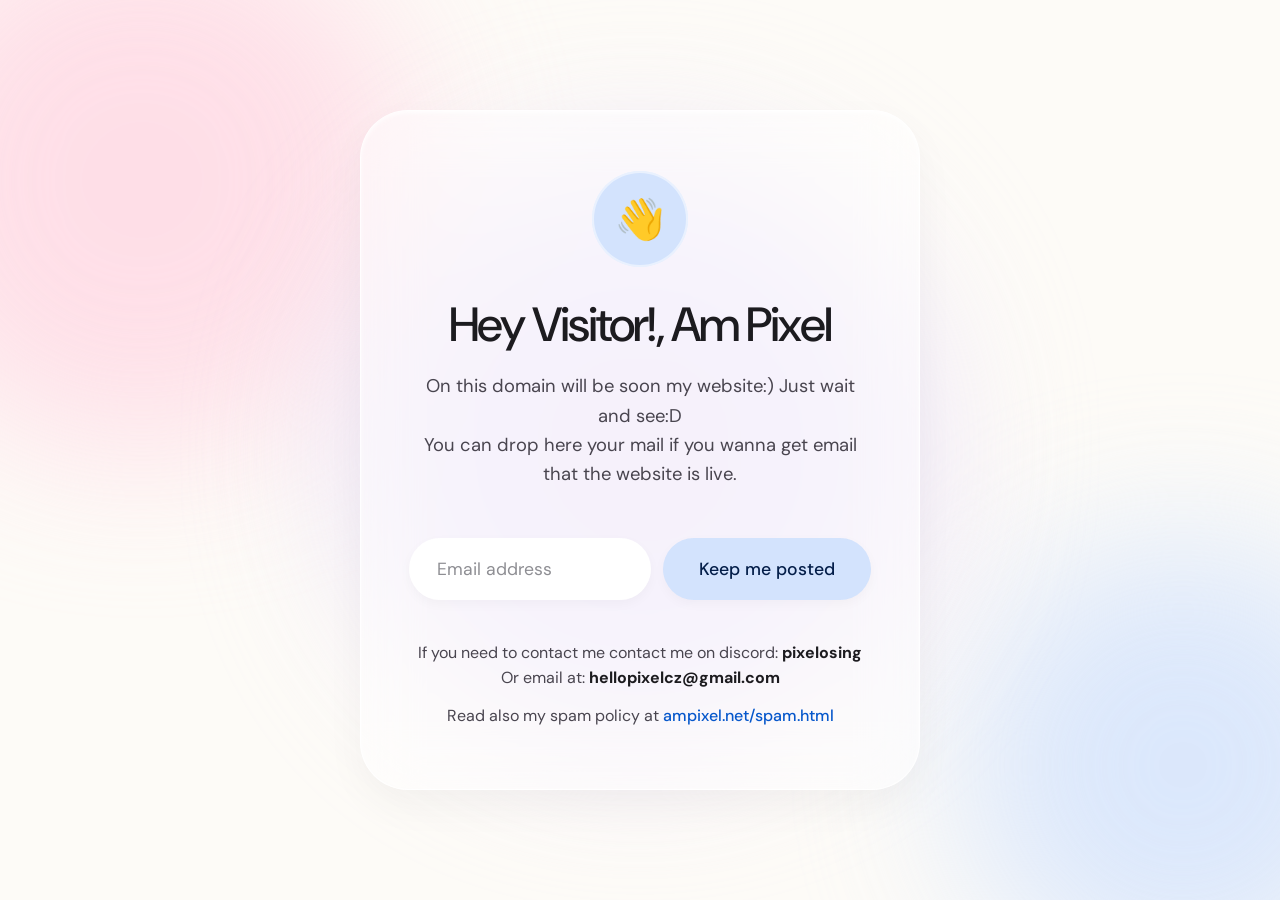
<file: index.html>
<!DOCTYPE html>
<html lang="en">
<head>
    <meta charset="UTF-8">
    <meta name="viewport" content="width=device-width, initial-scale=1.0">
    <title>ampixel.net - Coming Soon</title>
    <link rel="stylesheet" href="style.css">
    <link href="https://fonts.googleapis.com/css2?family=DM+Sans:opsz,wght@9..40,400;9..40,500;9..40,700&display=swap" rel="stylesheet">
    <style>
        .contact-info {
            margin-top: 40px;
            font-size: 1rem;
            color: var(--text-secondary);
            line-height: 1.6;
        }
        .contact-info b { color: var(--text-primary); }
        .contact-info a { color: var(--primary-color-dark); text-decoration: none; font-weight: 500; }
        .contact-info a:hover { text-decoration: underline; }
    </style>
</head>
<body>
    <div class="background-blobs">
        <div class="blob blob-1"></div>
        <div class="blob blob-2"></div>
        <div class="blob blob-3"></div>
    </div>

    <main class="card">
        <div class="profile-placeholder">
            <span class="wave">👋</span>
        </div>
        <h1 class="headline">Hey Visitor!, Am Pixel</h1>
        <p class="body-text" style="font-size: 1.15rem;">
            On this domain will be soon my website:) Just wait and see:D<br>
            You can drop here your mail if you wanna get email that the website is live.
        </p>
        
        <div class="email-capture">
            <input type="email" placeholder="Email address" class="input-field">
            <button class="btn-primary">Keep me posted</button>
        </div>

        <div class="contact-info">
            <p>If you need to contact me contact me on discord: <b>pixelosing</b></p>
            <p>Or email at: <b><span class="protected-email" data-addr="aGVsbG9waXhlbGN6QGdtYWlsLmNvbQ==">[email protected]</span></b></p>
            <p style="margin-top: 12px;">Read also my spam policy at <a href="spam.html">ampixel.net/spam.html</a></p>
        </div>
    </main>
    <script src="script.js"></script>
</body>
</html>
</file>
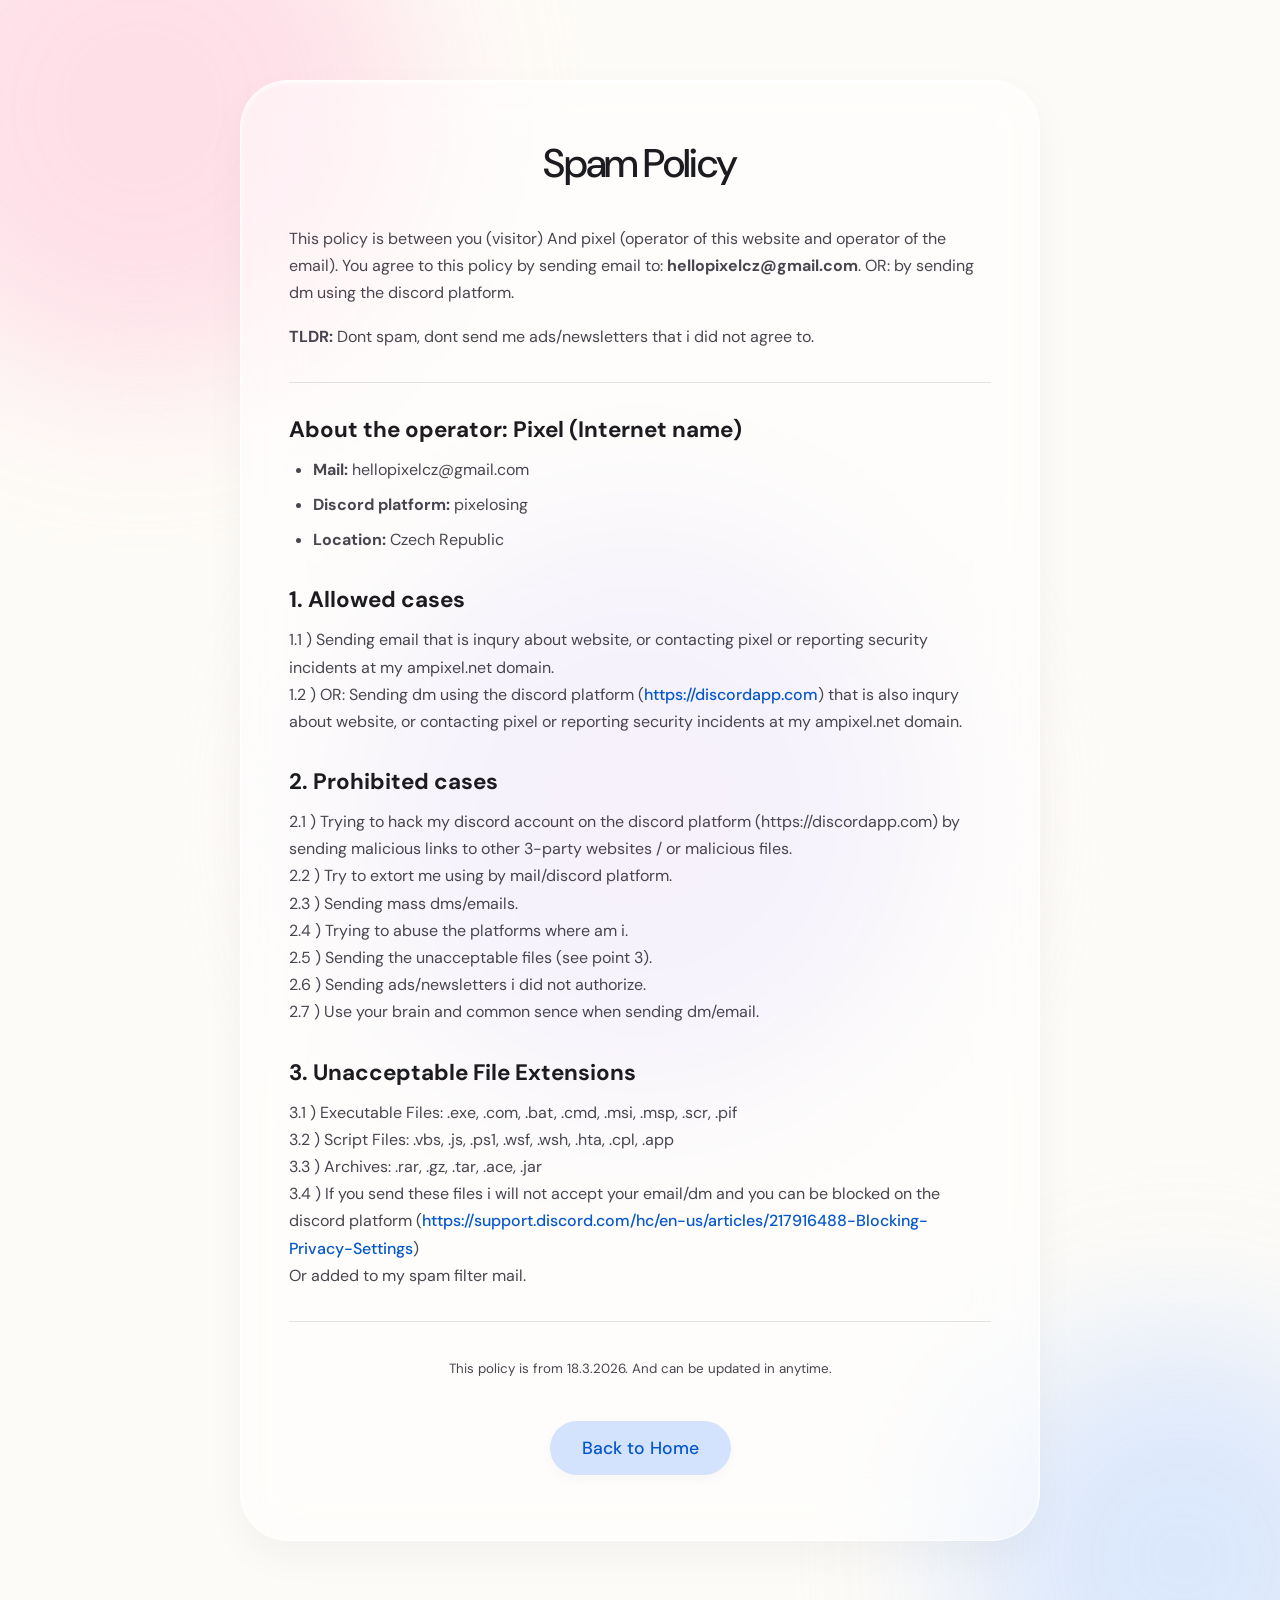
<file: spam.html>
<!DOCTYPE html>
<html lang="en">
<head>
    <meta charset="UTF-8">
    <meta name="viewport" content="width=device-width, initial-scale=1.0">
    <title>Spam Policy - ampixel.net</title>
    <link rel="stylesheet" href="style.css">
    <link href="https://fonts.googleapis.com/css2?family=DM+Sans:opsz,wght@9..40,400;9..40,500;9..40,700&display=swap" rel="stylesheet">
    <style>
        .card.policy-card { 
            max-width: 800px; 
            text-align: left; 
            margin: 40px auto;
        }
        .policy-card h2 { margin-top: 32px; margin-bottom: 12px; font-size: 1.4rem; color: var(--text-primary); }
        .policy-card h3 { margin-top: 16px; margin-bottom: 8px; font-size: 1.1rem; }
        .policy-card p, .policy-card ul, .policy-card ol { margin-bottom: 16px; color: var(--text-secondary); line-height: 1.7; }
        .policy-card ul { padding-left: 24px; }
        .policy-card li { margin-bottom: 8px; color: var(--text-secondary); }
        .policy-card a { color: var(--primary-color-dark); text-decoration: none; font-weight: 500; }
        .policy-card a:hover { text-decoration: underline; }
        
        body.scrollable {
            overflow-x: hidden;
            overflow-y: auto;
            display: block;
            padding: 40px 20px;
        }
    </style>
</head>
<body class="scrollable">
    <div class="background-blobs">
        <div class="blob blob-1"></div>
        <div class="blob blob-2"></div>
        <div class="blob blob-3"></div>
    </div>

    <main class="card policy-card">
        <h1 class="headline" style="font-size: 2.5rem; text-align: center; margin-bottom: 40px;">Spam Policy</h1>
        
        <p>This policy is between you (visitor) And pixel (operator of this website and operator of the email). You agree to this policy by sending email to: <strong class="protected-email" data-addr="aGVsbG9waXhlbGN6QGdtYWlsLmNvbQ==">[email protected]</strong>. OR: by sending dm using the discord platform.</p>
        
        <p><strong>TLDR:</strong> Dont spam, dont send me ads/newsletters that i did not agree to.</p>

        <hr style="margin: 32px 0; border: none; border-top: 1px solid rgba(0,0,0,0.1);">

        <h2>About the operator: Pixel (Internet name)</h2>
        <ul>
            <li><strong>Mail:</strong> <span class="protected-email" data-addr="aGVsbG9waXhlbGN6QGdtYWlsLmNvbQ==">[email protected]</span></li>
            <li><strong>Discord platform:</strong> pixelosing</li>
            <li><strong>Location:</strong> Czech Republic</li>
        </ul>

        <h2>1. Allowed cases</h2>
        <p>
            1.1 ) Sending email that is inqury about website, or contacting pixel or reporting security incidents at my ampixel.net domain.<br>
            1.2 ) OR: Sending dm using the discord platform (<a href="https://discordapp.com" target="_blank">https://discordapp.com</a>) that is also inqury about website, or contacting pixel or reporting security incidents at my ampixel.net domain.
        </p>

        <h2>2. Prohibited cases</h2>
        <p>
            2.1 ) Trying to hack my discord account on the discord platform (https://discordapp.com) by sending malicious links to other 3-party websites / or malicious files.<br>
            2.2 ) Try to extort me using by mail/discord platform.<br>
            2.3 ) Sending mass dms/emails.<br>
            2.4 ) Trying to abuse the platforms where am i.<br>
            2.5 ) Sending the unacceptable files (see point 3).<br>
            2.6 ) Sending ads/newsletters i did not authorize.<br>
            2.7 ) Use your brain and common sence when sending dm/email.
        </p>

        <h2>3. Unacceptable File Extensions</h2>
        <p>
            3.1 ) Executable Files: .exe, .com, .bat, .cmd, .msi, .msp, .scr, .pif<br>
            3.2 ) Script Files: .vbs, .js, .ps1, .wsf, .wsh, .hta, .cpl, .app<br>
            3.3 ) Archives: .rar, .gz, .tar, .ace, .jar<br>
            3.4 ) If you send these files i will not accept your email/dm and you can be blocked on the discord platform (<a href="https://support.discord.com/hc/en-us/articles/217916488-Blocking-Privacy-Settings" target="_blank">https://support.discord.com/hc/en-us/articles/217916488-Blocking-Privacy-Settings</a>)<br>
            Or added to my spam filter mail.
        </p>

        <hr style="margin: 32px 0; border: none; border-top: 1px solid rgba(0,0,0,0.1);">

        <p style="text-align: center;"><small>This policy is from 18.3.2026. And can be updated in anytime.</small></p>
        
        <div style="text-align: center; margin-top: 40px;">
            <a href="/" class="btn-primary" style="display: inline-block; padding: 16px 32px;">Back to Home</a>
        </div>
    </main>
    <script src="script.js"></script>
</body>
</html>
</file>
<file: style.css>
:root {
    --bg-color: #FDFBF7; /* Warm off-white */
    --surface-color: #FFFFFF;
    --text-primary: #1C1B1F;
    --text-secondary: #49454F;
    --primary-color: #A8C7FA; /* Google Pixel light blue/periwinkle */
    --primary-color-dark: #0657CB;
    --btn-bg: #D3E3FD;
    --btn-text: #041E49;
    --blob-1: #FFD8E4; /* Soft pink */
    --blob-2: #D3E3FD; /* Soft blue */
    --blob-3: #E8DEF8; /* Soft purple */
}

* {
    margin: 0;
    padding: 0;
    box-sizing: border-box;
}

body {
    background-color: var(--bg-color);
    color: var(--text-primary);
    font-family: 'DM Sans', sans-serif;
    min-height: 100vh;
    display: flex;
    justify-content: center;
    align-items: center;
    overflow: hidden;
    position: relative;
    padding: 20px;
}

.background-blobs {
    position: absolute;
    inset: 0;
    z-index: 0;
    overflow: hidden;
    pointer-events: none;
}

.blob {
    position: absolute;
    border-radius: 50%;
    filter: blur(80px);
    opacity: 0.8;
    animation: float 15s ease-in-out infinite alternate;
}

.blob-1 {
    width: 60vmin;
    height: 60vmin;
    background: var(--blob-1);
    top: -10%;
    left: -10%;
}

.blob-2 {
    width: 50vmin;
    height: 50vmin;
    background: var(--blob-2);
    bottom: -10%;
    right: -10%;
    animation-delay: -5s;
}

.blob-3 {
    width: 65vmin;
    height: 65vmin;
    background: var(--blob-3);
    top: 50%;
    left: 50%;
    transform: translate(-50%, -50%);
    animation-delay: -10s;
}

@keyframes float {
    0% { transform: translateY(0) scale(1) translate(-50%, -50%); }
    100% { transform: translateY(-40px) scale(1.1) translate(-50%, -50%); }
}

/* Material You Card */
.card {
    position: relative;
    z-index: 10;
    background: rgba(255, 255, 255, 0.5);
    backdrop-filter: blur(28px);
    -webkit-backdrop-filter: blur(28px);
    border: 1px solid rgba(255, 255, 255, 0.8);
    border-radius: 48px; /* Massive pill-like corners */
    padding: 60px 48px;
    max-width: 560px;
    width: 100%;
    box-shadow: 0 16px 40px rgba(0, 0, 0, 0.04), inset 0 2px 4px rgba(255, 255, 255, 0.8);
    text-align: center;
    animation: fadeInUp 0.8s cubic-bezier(0.2, 0.8, 0.2, 1) forwards;
}

@keyframes fadeInUp {
    from { opacity: 0; transform: translateY(30px); }
    to { opacity: 1; transform: translateY(0); }
}

.profile-placeholder {
    width: 96px;
    height: 96px;
    background: var(--btn-bg);
    border-radius: 50%;
    margin: 0 auto 32px auto;
    display: flex;
    justify-content: center;
    align-items: center;
    font-size: 40px;
    box-shadow: inset 0 0 0 2px rgba(255,255,255,0.5);
    animation: waveAnim 3s ease-in-out infinite;
    transform-origin: 70% 70%;
}

@keyframes waveAnim {
    0% { transform: rotate(0deg); }
    10% { transform: rotate(14deg); }
    20% { transform: rotate(-8deg); }
    30% { transform: rotate(14deg); }
    40% { transform: rotate(-4deg); }
    50% { transform: rotate(10deg); }
    60% { transform: rotate(0deg); }
    100% { transform: rotate(0deg); }
}

.headline {
    font-size: 3rem;
    font-weight: 500;
    letter-spacing: -0.04em;
    margin-bottom: 20px;
    color: var(--text-primary);
    line-height: 1.1;
}

.body-text {
    font-size: 1.25rem;
    color: var(--text-secondary);
    line-height: 1.6;
    margin-bottom: 48px;
    font-weight: 400;
}

.email-capture {
    display: flex;
    gap: 12px;
    flex-wrap: wrap;
    justify-content: center;
}

.input-field {
    flex: 1;
    min-width: 200px;
    background: var(--surface-color);
    border: none;
    border-radius: 100px; /* Pill shape */
    padding: 20px 28px;
    font-size: 1.1rem;
    font-family: inherit;
    color: var(--text-primary);
    box-shadow: 0 4px 12px rgba(0,0,0,0.03);
    outline: none;
    transition: box-shadow 0.2s ease, transform 0.2s ease;
}

.input-field:focus {
    box-shadow: 0 0 0 2px var(--primary-color), 0 4px 12px rgba(0,0,0,0.05);
}

.input-field::placeholder {
    color: #8E8E93;
}

.btn-primary {
    background: var(--btn-bg);
    color: var(--btn-text);
    border: none;
    border-radius: 100px; /* Pill shape */
    padding: 20px 36px;
    font-size: 1.1rem;
    font-weight: 500;
    font-family: inherit;
    cursor: pointer;
    transition: background-color 0.2s ease, transform 0.1s ease;
    box-shadow: 0 4px 12px rgba(0,0,0,0.03);
    position: relative;
    overflow: hidden;
}

.btn-primary:hover {
    background: #c3d8f9;
}

.btn-primary:active {
    transform: scale(0.96);
}

.btn-primary .ripple {
    position: absolute;
    border-radius: 50%;
    background: rgba(4, 30, 73, 0.12); /* Dark blue ripple matching text */
    transform: scale(0);
    animation: ripple 0.6s linear;
    pointer-events: none;
}

@keyframes ripple {
    to {
        transform: scale(4);
        opacity: 0;
    }
}

@media (max-width: 600px) {
    .card {
        padding: 40px 24px;
        border-radius: 32px;
    }
    .headline {
        font-size: 2.5rem;
    }
    .email-capture {
        flex-direction: column;
    }
    .btn-primary {
        width: 100%;
    }
}
</file>
